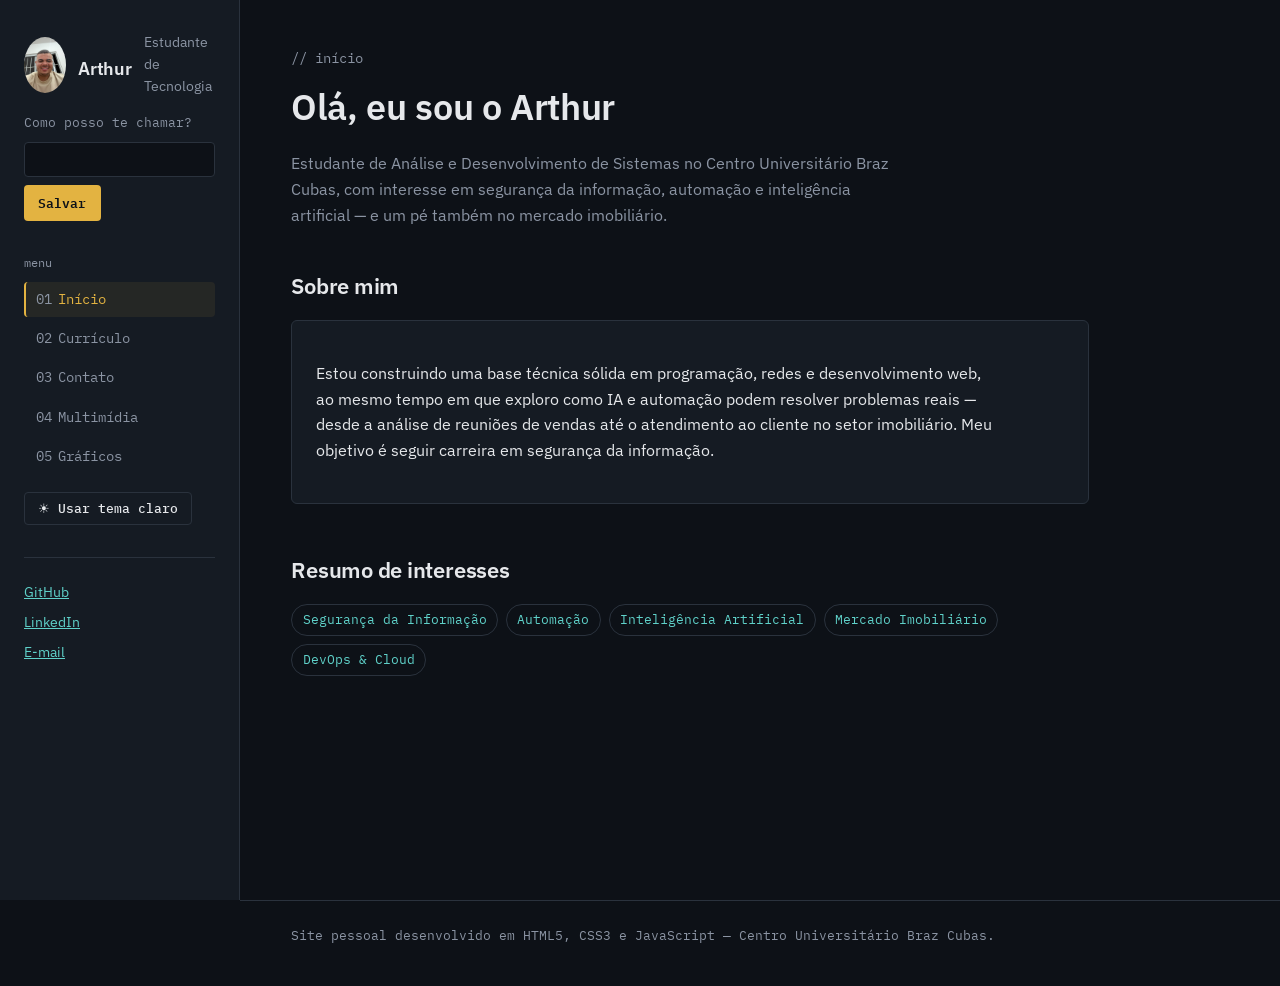
<file: index.html>
<!DOCTYPE html>
<html lang="pt-br">
<head>
  <meta charset="UTF-8">
  <meta name="viewport" content="width=device-width, initial-scale=1.0">
  <title>Arthur — Site Pessoal</title>
  <link rel="stylesheet" href="css/estilos.css">
  <script src="js/scripts.js"></script>
</head>
<body>
  <div class="shell">

    <header class="site-header">
      <div class="identity">
        <img class="avatar" src="img/foto-arthur.jpg" alt="Foto de Arthur, estudante de tecnologia">
        <h1>Arthur</h1>
        <p>Estudante de Tecnologia</p>
      </div>

      <div class="saudacao" id="saudacao"></div>

      <nav class="site-nav" aria-label="Navegação principal">
        <p class="label">menu</p>
        <ul>
          <li><a href="index.html" aria-current="page"><span class="tag">01</span>Início</a></li>
          <li><a href="curriculo.html"><span class="tag">02</span>Currículo</a></li>
          <li><a href="formulario.html"><span class="tag">03</span>Contato</a></li>
          <li><a href="multimidia.html"><span class="tag">04</span>Multimídia</a></li>
          <li><a href="graficos.html"><span class="tag">05</span>Gráficos</a></li>
        </ul>
      </nav>

      <button type="button" class="tema-botao" id="tema-botao">Alternar tema</button>

      <div class="contact-links">
        <a href="https://github.com/devarthur-cyber" target="_blank" rel="noopener">GitHub</a>
        <a href="https://www.linkedin.com/in/arthur-gomes-8989a5413" target="_blank" rel="noopener">LinkedIn</a>
        <a href="mailto:arthurgomes0912@gmail.com">E-mail</a>
      </div>
    </header>

    <main>
      <p class="page-kicker">// início</p>
      <h1 class="page-title">Olá, eu sou o Arthur</h1>
      <p class="lede">
        Estudante de Análise e Desenvolvimento de Sistemas no Centro Universitário
        Braz Cubas, com interesse em segurança da informação, automação e
        inteligência artificial — e um pé também no mercado imobiliário.
      </p>

      <section>
        <h2>Sobre mim</h2>
        <div class="card">
          <p>
            Estou construindo uma base técnica sólida em programação, redes e
            desenvolvimento web, ao mesmo tempo em que exploro como IA e
            automação podem resolver problemas reais — desde a análise de
            reuniões de vendas até o atendimento ao cliente no setor imobiliário.
            Meu objetivo é seguir carreira em segurança da informação.
          </p>
        </div>
      </section>

      <section>
        <h2>Resumo de interesses</h2>
        <ul class="tag-list">
          <li>Segurança da Informação</li>
          <li>Automação</li>
          <li>Inteligência Artificial</li>
          <li>Mercado Imobiliário</li>
          <li>DevOps &amp; Cloud</li>
        </ul>
      </section>
    </main>

  </div>

  <footer class="site-footer">
    Site pessoal desenvolvido em HTML5, CSS3 e JavaScript — Centro Universitário Braz Cubas.
  </footer>
</body>
</html>
</file>
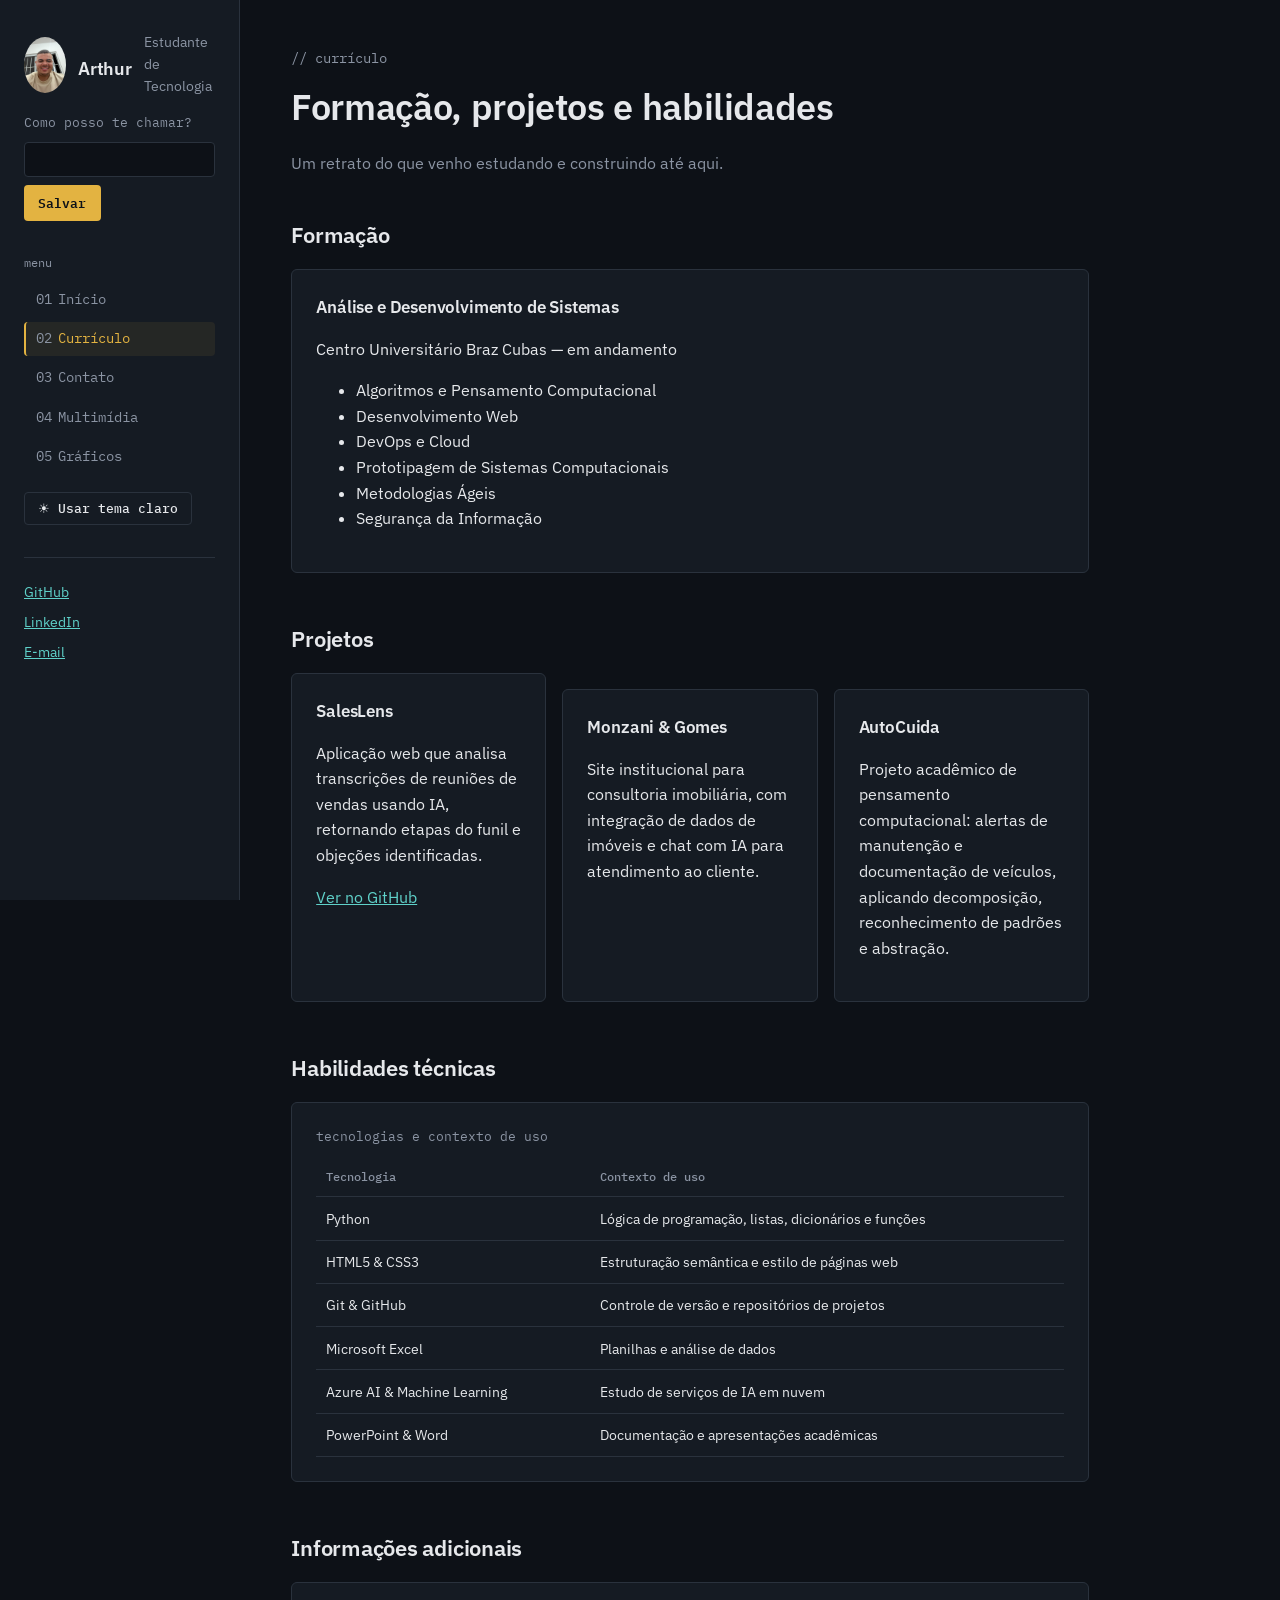
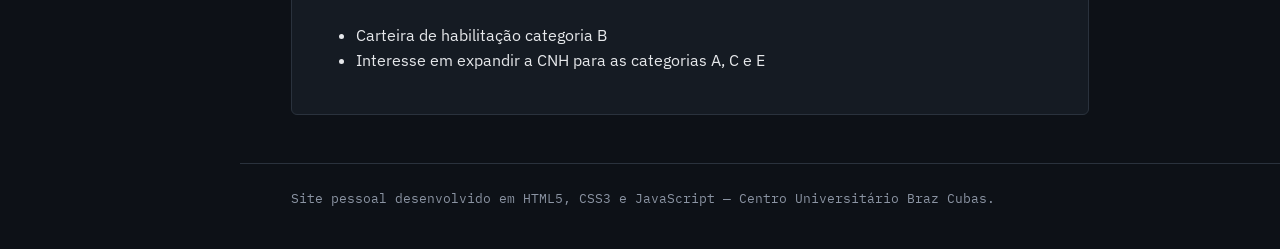
<file: curriculo.html>
<!DOCTYPE html>
<html lang="pt-br">
<head>
  <meta charset="UTF-8">
  <meta name="viewport" content="width=device-width, initial-scale=1.0">
  <title>Currículo — Arthur</title>
  <link rel="stylesheet" href="css/estilos.css">
  <script src="js/scripts.js"></script>
</head>
<body>
  <div class="shell">

    <header class="site-header">
      <div class="identity">
        <img class="avatar" src="img/foto-arthur.jpg" alt="Foto de Arthur, estudante de tecnologia">
        <h1>Arthur</h1>
        <p>Estudante de Tecnologia</p>
      </div>

      <div class="saudacao" id="saudacao"></div>

      <nav class="site-nav" aria-label="Navegação principal">
        <p class="label">menu</p>
        <ul>
          <li><a href="index.html"><span class="tag">01</span>Início</a></li>
          <li><a href="curriculo.html" aria-current="page"><span class="tag">02</span>Currículo</a></li>
          <li><a href="formulario.html"><span class="tag">03</span>Contato</a></li>
          <li><a href="multimidia.html"><span class="tag">04</span>Multimídia</a></li>
          <li><a href="graficos.html"><span class="tag">05</span>Gráficos</a></li>
        </ul>
      </nav>

      <button type="button" class="tema-botao" id="tema-botao">Alternar tema</button>

      <div class="contact-links">
        <a href="https://github.com/devarthur-cyber" target="_blank" rel="noopener">GitHub</a>
        <a href="https://www.linkedin.com/in/arthur-gomes-8989a5413" target="_blank" rel="noopener">LinkedIn</a>
        <a href="mailto:arthurgomes0912@gmail.com">E-mail</a>
      </div>
    </header>

    <main>
      <p class="page-kicker">// currículo</p>
      <h1 class="page-title">Formação, projetos e habilidades</h1>
      <p class="lede">Um retrato do que venho estudando e construindo até aqui.</p>

      <section>
        <h2>Formação</h2>
        <div class="card">
          <h3>Análise e Desenvolvimento de Sistemas</h3>
          <p>Centro Universitário Braz Cubas — em andamento</p>
          <ul>
            <li>Algoritmos e Pensamento Computacional</li>
            <li>Desenvolvimento Web</li>
            <li>DevOps e Cloud</li>
            <li>Prototipagem de Sistemas Computacionais</li>
            <li>Metodologias Ágeis</li>
            <li>Segurança da Informação</li>
          </ul>
        </div>
      </section>

      <section>
        <h2>Projetos</h2>
        <div class="card-grid">
          <article class="card">
            <h3>SalesLens</h3>
            <p>
              Aplicação web que analisa transcrições de reuniões de vendas usando
              IA, retornando etapas do funil e objeções identificadas.
            </p>
            <a href="https://github.com/devarthur-cyber" target="_blank" rel="noopener">Ver no GitHub</a>
          </article>

          <article class="card">
            <h3>Monzani &amp; Gomes</h3>
            <p>
              Site institucional para consultoria imobiliária, com integração de
              dados de imóveis e chat com IA para atendimento ao cliente.
            </p>
          </article>

          <article class="card">
            <h3>AutoCuida</h3>
            <p>
              Projeto acadêmico de pensamento computacional: alertas de
              manutenção e documentação de veículos, aplicando decomposição,
              reconhecimento de padrões e abstração.
            </p>
          </article>
        </div>
      </section>

      <section>
        <h2>Habilidades técnicas</h2>
        <div class="card">
          <table>
            <caption>tecnologias e contexto de uso</caption>
            <thead>
              <tr>
                <th scope="col">Tecnologia</th>
                <th scope="col">Contexto de uso</th>
              </tr>
            </thead>
            <tbody>
              <tr><td>Python</td><td>Lógica de programação, listas, dicionários e funções</td></tr>
              <tr><td>HTML5 &amp; CSS3</td><td>Estruturação semântica e estilo de páginas web</td></tr>
              <tr><td>Git &amp; GitHub</td><td>Controle de versão e repositórios de projetos</td></tr>
              <tr><td>Microsoft Excel</td><td>Planilhas e análise de dados</td></tr>
              <tr><td>Azure AI &amp; Machine Learning</td><td>Estudo de serviços de IA em nuvem</td></tr>
              <tr><td>PowerPoint &amp; Word</td><td>Documentação e apresentações acadêmicas</td></tr>
            </tbody>
          </table>
        </div>
      </section>

      <section>
        <h2>Informações adicionais</h2>
        <div class="card">
          <ul>
            <li>Carteira de habilitação categoria B</li>
            <li>Interesse em expandir a CNH para as categorias A, C e E</li>
          </ul>
        </div>
      </section>
    </main>

  </div>

  <footer class="site-footer">
    Site pessoal desenvolvido em HTML5, CSS3 e JavaScript — Centro Universitário Braz Cubas.
  </footer>
</body>
</html>
</file>
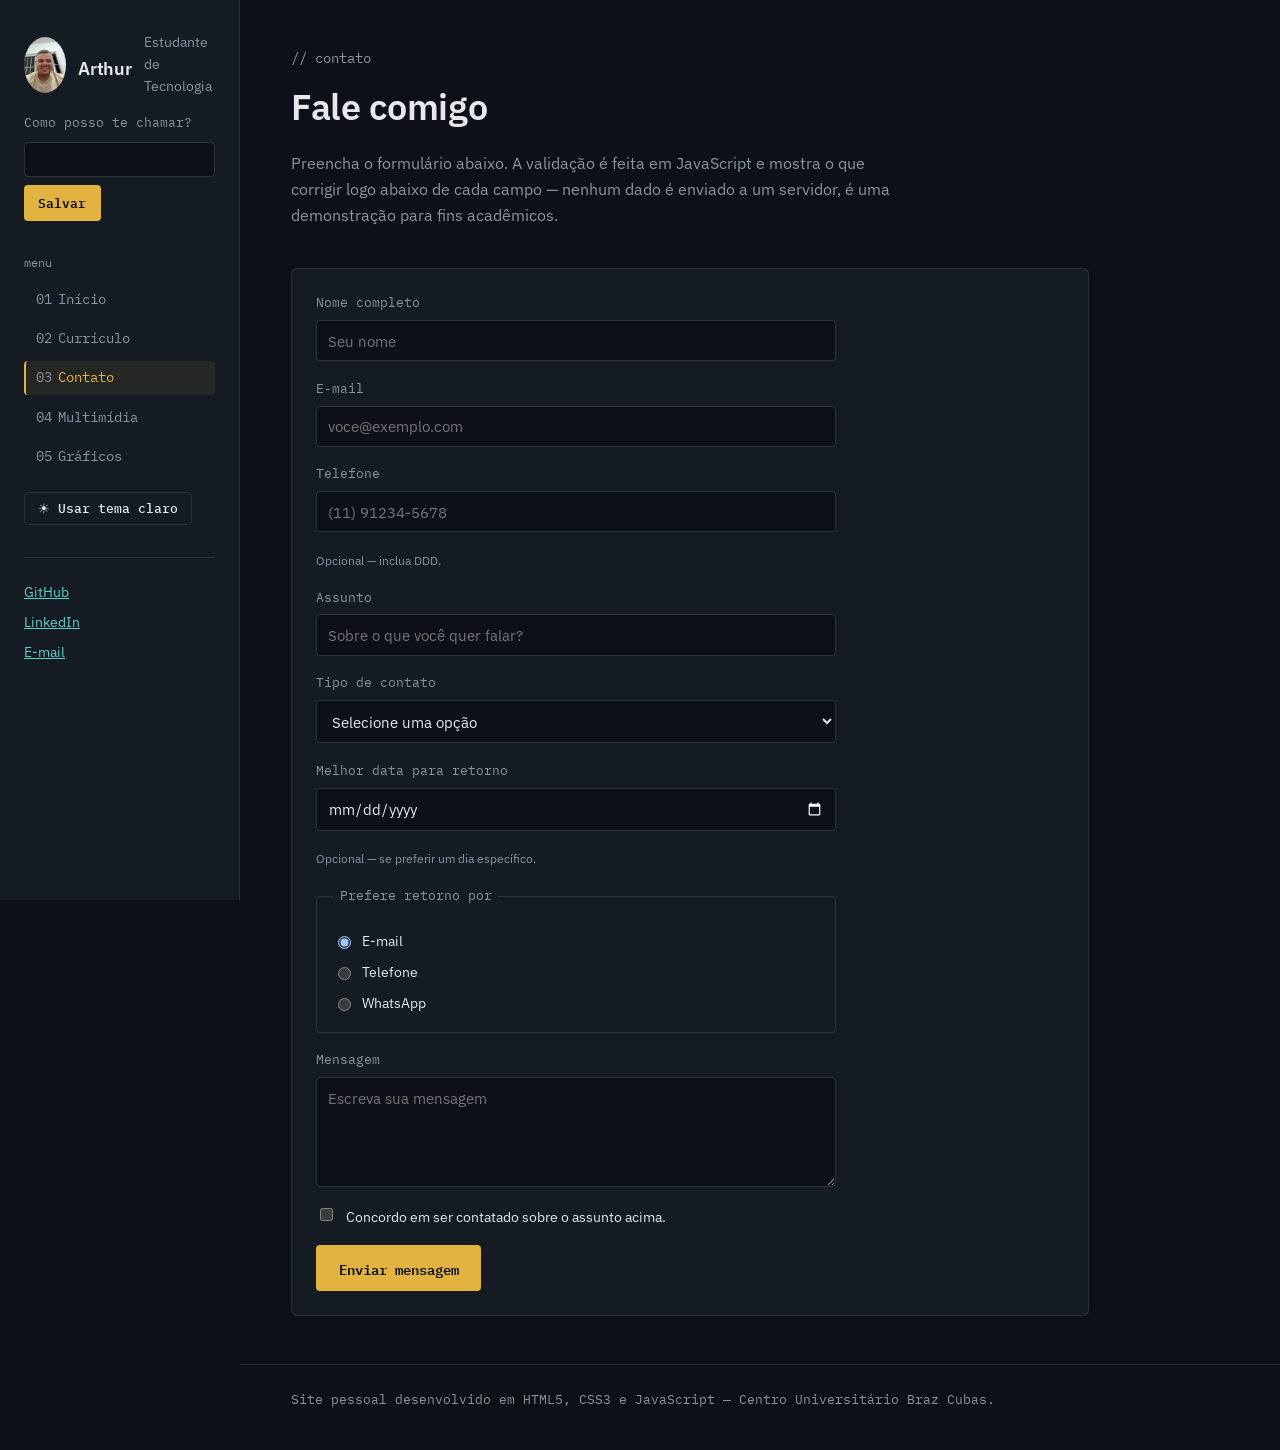
<file: formulario.html>
<!DOCTYPE html>
<html lang="pt-br">
<head>
  <meta charset="UTF-8">
  <meta name="viewport" content="width=device-width, initial-scale=1.0">
  <title>Contato — Arthur</title>
  <link rel="stylesheet" href="css/estilos.css">
  <script src="js/scripts.js"></script>
</head>
<body>
  <div class="shell">

    <header class="site-header">
      <div class="identity">
        <img class="avatar" src="img/foto-arthur.jpg" alt="Foto de Arthur, estudante de tecnologia">
        <h1>Arthur</h1>
        <p>Estudante de Tecnologia</p>
      </div>

      <div class="saudacao" id="saudacao"></div>

      <nav class="site-nav" aria-label="Navegação principal">
        <p class="label">menu</p>
        <ul>
          <li><a href="index.html"><span class="tag">01</span>Início</a></li>
          <li><a href="curriculo.html"><span class="tag">02</span>Currículo</a></li>
          <li><a href="formulario.html" aria-current="page"><span class="tag">03</span>Contato</a></li>
          <li><a href="multimidia.html"><span class="tag">04</span>Multimídia</a></li>
          <li><a href="graficos.html"><span class="tag">05</span>Gráficos</a></li>
        </ul>
      </nav>

      <button type="button" class="tema-botao" id="tema-botao">Alternar tema</button>

      <div class="contact-links">
        <a href="https://github.com/devarthur-cyber" target="_blank" rel="noopener">GitHub</a>
        <a href="https://www.linkedin.com/in/arthur-gomes-8989a5413" target="_blank" rel="noopener">LinkedIn</a>
        <a href="mailto:arthurgomes0912@gmail.com">E-mail</a>
      </div>
    </header>

    <main>
      <p class="page-kicker">// contato</p>
      <h1 class="page-title">Fale comigo</h1>
      <p class="lede">
        Preencha o formulário abaixo. A validação é feita em JavaScript e mostra
        o que corrigir logo abaixo de cada campo — nenhum dado é enviado a um
        servidor, é uma demonstração para fins acadêmicos.
      </p>

      <div class="card">
        <div class="aviso" id="rascunho-aviso" role="status" hidden>
          <span>Rascunho restaurado: recuperei o que você tinha digitado.</span>
          <button type="button" class="botao-link" id="rascunho-descartar">descartar rascunho</button>
        </div>

        <form id="form-contato" action="#" method="get" novalidate>
          <div class="field">
            <label for="nome">Nome completo</label>
            <input type="text" id="nome" name="nome" required minlength="3" placeholder="Seu nome" aria-describedby="erro-nome">
            <span class="erro" id="erro-nome"></span>
          </div>

          <div class="field">
            <label for="email">E-mail</label>
            <input type="email" id="email" name="email" required placeholder="voce@exemplo.com" aria-describedby="erro-email">
            <span class="erro" id="erro-email"></span>
          </div>

          <div class="field">
            <label for="telefone">Telefone</label>
            <input type="tel" id="telefone" name="telefone" placeholder="(11) 91234-5678" aria-describedby="erro-telefone">
            <span class="hint">Opcional — inclua DDD.</span>
            <span class="erro" id="erro-telefone"></span>
          </div>

          <div class="field">
            <label for="assunto">Assunto</label>
            <input type="text" id="assunto" name="assunto" required placeholder="Sobre o que você quer falar?" aria-describedby="erro-assunto">
            <span class="erro" id="erro-assunto"></span>
          </div>

          <div class="field">
            <label for="tipo">Tipo de contato</label>
            <select id="tipo" name="tipo" required aria-describedby="erro-tipo">
              <option value="">Selecione uma opção</option>
              <option value="duvida">Dúvida</option>
              <option value="proposta">Proposta de projeto</option>
              <option value="feedback">Feedback</option>
              <option value="outro">Outro</option>
            </select>
            <span class="erro" id="erro-tipo"></span>
          </div>

          <div class="field">
            <label for="data">Melhor data para retorno</label>
            <input type="date" id="data" name="data">
            <span class="hint">Opcional — se preferir um dia específico.</span>
          </div>

          <fieldset>
            <legend>Prefere retorno por</legend>
            <div class="radio-option">
              <input type="radio" id="retorno-email" name="retorno" value="email" checked>
              <label for="retorno-email">E-mail</label>
            </div>
            <div class="radio-option">
              <input type="radio" id="retorno-telefone" name="retorno" value="telefone">
              <label for="retorno-telefone">Telefone</label>
            </div>
            <div class="radio-option">
              <input type="radio" id="retorno-whatsapp" name="retorno" value="whatsapp">
              <label for="retorno-whatsapp">WhatsApp</label>
            </div>
          </fieldset>

          <div class="field">
            <label for="mensagem">Mensagem</label>
            <textarea id="mensagem" name="mensagem" required minlength="10" placeholder="Escreva sua mensagem" aria-describedby="erro-mensagem"></textarea>
            <span class="erro" id="erro-mensagem"></span>
          </div>

          <div class="field checkbox-row">
            <input type="checkbox" id="consentimento" name="consentimento" required aria-describedby="erro-consentimento">
            <label for="consentimento">Concordo em ser contatado sobre o assunto acima.</label>
            <span class="erro" id="erro-consentimento"></span>
          </div>

          <div class="form-status" id="form-status" role="status" aria-live="polite" hidden></div>

          <button type="submit">Enviar mensagem</button>
        </form>
      </div>
    </main>

  </div>

  <footer class="site-footer">
    Site pessoal desenvolvido em HTML5, CSS3 e JavaScript — Centro Universitário Braz Cubas.
  </footer>
</body>
</html>
</file>
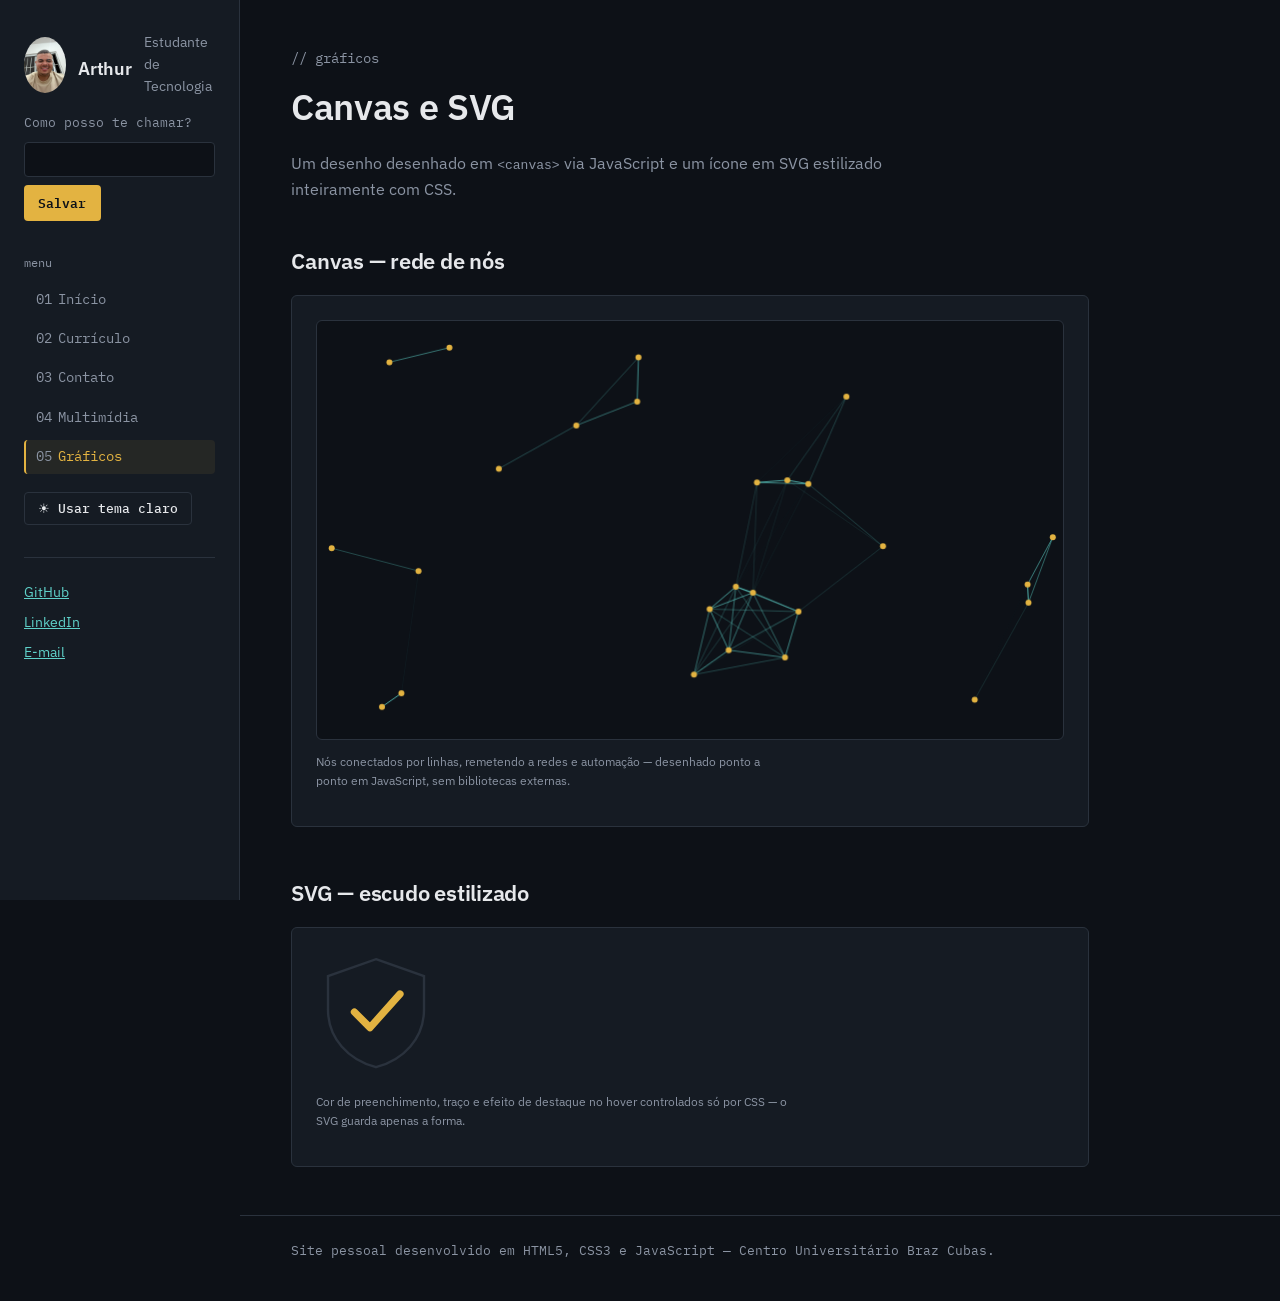
<file: graficos.html>
<!DOCTYPE html>
<html lang="pt-br">
<head>
  <meta charset="UTF-8">
  <meta name="viewport" content="width=device-width, initial-scale=1.0">
  <title>Gráficos — Arthur</title>
  <link rel="stylesheet" href="css/estilos.css">
  <script src="js/scripts.js"></script>
</head>
<body>
  <div class="shell">

    <header class="site-header">
      <div class="identity">
        <img class="avatar" src="img/foto-arthur.jpg" alt="Foto de Arthur, estudante de tecnologia">
        <h1>Arthur</h1>
        <p>Estudante de Tecnologia</p>
      </div>

      <div class="saudacao" id="saudacao"></div>

      <nav class="site-nav" aria-label="Navegação principal">
        <p class="label">menu</p>
        <ul>
          <li><a href="index.html"><span class="tag">01</span>Início</a></li>
          <li><a href="curriculo.html"><span class="tag">02</span>Currículo</a></li>
          <li><a href="formulario.html"><span class="tag">03</span>Contato</a></li>
          <li><a href="multimidia.html"><span class="tag">04</span>Multimídia</a></li>
          <li><a href="graficos.html" aria-current="page"><span class="tag">05</span>Gráficos</a></li>
        </ul>
      </nav>

      <button type="button" class="tema-botao" id="tema-botao">Alternar tema</button>

      <div class="contact-links">
        <a href="https://github.com/devarthur-cyber" target="_blank" rel="noopener">GitHub</a>
        <a href="https://www.linkedin.com/in/arthur-gomes-8989a5413" target="_blank" rel="noopener">LinkedIn</a>
        <a href="mailto:arthurgomes0912@gmail.com">E-mail</a>
      </div>
    </header>

    <main>
      <p class="page-kicker">// gráficos</p>
      <h1 class="page-title">Canvas e SVG</h1>
      <p class="lede">
        Um desenho desenhado em <code>&lt;canvas&gt;</code> via JavaScript e um
        ícone em SVG estilizado inteiramente com CSS.
      </p>

      <section>
        <h2>Canvas — rede de nós</h2>
        <div class="card">
          <canvas id="rede" aria-label="Animação de uma rede de nós conectados, representando automação e conexões de dados"></canvas>
          <p class="hint">
            Nós conectados por linhas, remetendo a redes e automação — desenhado
            ponto a ponto em JavaScript, sem bibliotecas externas.
          </p>
        </div>
      </section>

      <section>
        <h2>SVG — escudo estilizado</h2>
        <div class="card">
          <svg class="svg-shield" viewBox="0 0 100 100" xmlns="http://www.w3.org/2000/svg" role="img" aria-label="Ícone de escudo representando segurança da informação">
            <path class="plate" d="M50 6 L90 20 V48 C90 72 73 90 50 96 C27 90 10 72 10 48 V20 Z"></path>
            <path class="mark" d="M32 50 L45 63 L70 35"></path>
          </svg>
          <p class="hint">
            Cor de preenchimento, traço e efeito de destaque no hover controlados
            só por CSS — o SVG guarda apenas a forma.
          </p>
        </div>
      </section>
    </main>

  </div>

  <footer class="site-footer">
    Site pessoal desenvolvido em HTML5, CSS3 e JavaScript — Centro Universitário Braz Cubas.
  </footer>

</body>
</html>
</file>
<file: css/estilos.css>
/* =========================================================
   Arthur — Site Pessoal
   Direção visual: "painel de sistema" — inspirada no universo
   de segurança da informação / automação que é o interesse
   central do autor. Tipografia técnica, painéis com bordas
   finas, navegação em formato de árvore de arquivos.

   CP3 — tema claro/escuro por variáveis CSS (data-theme)

   CP2 — Interface responsiva
   Abordagem mobile-first: o bloco base (sem media query)
   define o layout de tela pequena. As media queries usam
   min-width e vão adicionando complexidade conforme a tela
   cresce — nunca o contrário.
   ========================================================= */

@import url('https://fonts.googleapis.com/css2?family=IBM+Plex+Sans:wght@400;500;600;700&family=IBM+Plex+Mono:wght@400;500;600&display=swap');

:root {
  --bg: #0d1117;
  --panel: #151b23;
  --panel-border: #2a323d;
  --text: #e6e8eb;
  --muted: #8b94a3;
  --accent: #e3b341;
  --accent-2: #5fd1c9;
  --on-accent: #0d1117;
  --hover: rgba(255, 255, 255, 0.04);
  --accent-soft: rgba(227, 179, 65, 0.08);
  --radius: 6px;
  --sidebar-w: 240px;
  --font-body: 'IBM Plex Sans', system-ui, sans-serif;
  --font-mono: 'IBM Plex Mono', 'Courier New', monospace;
}

/* Tema claro (CP3): só redefine as variáveis. O JavaScript marca
   <html data-theme="claro"> e o resto do CSS acompanha sozinho. */
:root[data-theme="claro"] {
  --bg: #f6f8fa;
  --panel: #ffffff;
  --panel-border: #d0d7de;
  --text: #1f2328;
  --muted: #57606a;
  --accent: #9a6700;
  --accent-2: #0a6b66;
  --on-accent: #ffffff;
  --hover: rgba(0, 0, 0, 0.05);
  --accent-soft: rgba(154, 103, 0, 0.1);
}

* { box-sizing: border-box; }

html { color-scheme: dark; }
:root[data-theme="claro"] { color-scheme: light; }

body {
  margin: 0;
  background: var(--bg);
  color: var(--text);
  font-family: var(--font-body);
  line-height: 1.6;
  -webkit-font-smoothing: antialiased;
}

a { color: var(--accent-2); }
a:hover { color: var(--accent); }
a:focus-visible,
button:focus-visible,
input:focus-visible,
textarea:focus-visible,
select:focus-visible {
  outline: 2px solid var(--accent);
  outline-offset: 2px;
}

/* ---------- mídia responsiva ---------- */

img, video, iframe, canvas {
  max-width: 100%;
  height: auto;
}

/* ============================================================
   MOBILE FIRST — estilos base (telas pequenas, sem media query)
   ============================================================ */

/* ---------- layout shell ---------- */

.shell {
  display: flex;
  flex-direction: column;
  min-height: 100vh;
}

/* ---------- cabeçalho / menu ---------- */

.site-header {
  width: 100%;
  background: var(--panel);
  border-bottom: 1px solid var(--panel-border);
  padding: 1.5rem 1.25rem;
}

.site-header .identity {
  display: flex;
  align-items: center;
  gap: 0.75rem;
  flex-wrap: wrap;
}

.avatar {
  width: 56px;
  height: 56px;
  border-radius: 50%;
  object-fit: cover;
  display: block;
}

.site-header .identity h1 {
  font-size: 1.1rem;
  margin: 0;
}

.site-header .identity p {
  margin: 0;
  color: var(--muted);
  font-size: 0.85rem;
}

.site-nav {
  margin-top: 1.25rem;
  font-family: var(--font-mono);
  font-size: 0.85rem;
}

.site-nav p.label {
  color: var(--muted);
  margin: 0 0 0.5rem;
  font-size: 0.75rem;
}

/* Flexbox no menu: alinhado e com quebra de linha no mobile */
.site-nav ul {
  list-style: none;
  margin: 0;
  padding: 0;
  display: flex;
  flex-wrap: wrap;
  gap: 0.25rem;
}

.site-nav li { margin: 0; }

.site-nav a {
  display: block;
  padding: 0.4rem 0.6rem;
  border-radius: 4px;
  color: var(--muted);
  text-decoration: none;
  border-left: 2px solid transparent;
}

.site-nav a:hover {
  color: var(--text);
  background: var(--hover);
}

.site-nav a[aria-current="page"] {
  color: var(--accent);
  border-left-color: var(--accent);
  background: var(--accent-soft);
}

.site-nav a .tag {
  color: var(--muted);
  margin-right: 0.4rem;
}

/* Flexbox em seção de conteúdo (links de contato) */
.site-header .contact-links {
  margin-top: 1rem;
  padding-top: 1rem;
  border-top: 1px solid var(--panel-border);
  display: flex;
  flex-direction: row;
  flex-wrap: wrap;
  gap: 0.5rem 1rem;
  font-size: 0.85rem;
}

/* ---------- conteúdo principal ---------- */

main {
  flex: 1;
  padding: 2rem 1.25rem;
  max-width: 900px;
}

main > .page-title {
  margin-bottom: 0.35rem;
}

main .page-kicker {
  font-family: var(--font-mono);
  color: var(--muted);
  font-size: 0.85rem;
  margin: 0 0 0.5rem;
}

main .lede {
  color: var(--muted);
  max-width: 62ch;
  margin-bottom: 2rem;
}

h1, h2, h3 {
  font-weight: 600;
  letter-spacing: -0.01em;
}

h1 { font-size: 1.75rem; margin: 0; }
h2 { font-size: 1.25rem; margin: 0 0 1rem; }
h3 { font-size: 1.05rem; margin: 0 0 0.5rem; }

p { max-width: 68ch; }

section + section { margin-top: 2.5rem; }

/* ---------- cartões ---------- */

.card {
  background: var(--panel);
  border: 1px solid var(--panel-border);
  border-radius: var(--radius);
  padding: 1.25rem;
}

.card + .card { margin-top: 1rem; }

/* Grid — layout de cartões de projeto (1 coluna no mobile) */
.card-grid {
  display: grid;
  grid-template-columns: 1fr;
  gap: 1rem;
}

/* Flexbox em outra seção de conteúdo (tags de interesse) */
.tag-list {
  list-style: none;
  display: flex;
  flex-wrap: wrap;
  gap: 0.5rem;
  padding: 0;
  margin: 0;
}

.tag-list li {
  font-family: var(--font-mono);
  font-size: 0.8rem;
  padding: 0.3rem 0.65rem;
  border: 1px solid var(--panel-border);
  border-radius: 999px;
  color: var(--accent-2);
}

/* ---------- tabelas ---------- */

table {
  width: 100%;
  border-collapse: collapse;
  font-size: 0.9rem;
}

caption {
  text-align: left;
  color: var(--muted);
  font-family: var(--font-mono);
  font-size: 0.8rem;
  margin-bottom: 0.6rem;
}

th, td {
  text-align: left;
  padding: 0.6rem 0.6rem;
  border-bottom: 1px solid var(--panel-border);
}

th {
  color: var(--muted);
  font-weight: 500;
  font-family: var(--font-mono);
  font-size: 0.78rem;
}

/* ---------- formulário ---------- */

form {
  display: grid;
  gap: 1.1rem;
  max-width: 100%;
}

.field { display: flex; flex-direction: column; gap: 0.4rem; }

label {
  font-family: var(--font-mono);
  font-size: 0.8rem;
  color: var(--muted);
}

.hint { font-size: 0.75rem; color: var(--muted); }

input, textarea, select {
  background: var(--bg);
  border: 1px solid var(--panel-border);
  border-radius: 4px;
  color: var(--text);
  padding: 0.6rem 0.7rem;
  font-family: var(--font-body);
  font-size: 0.95rem;
  width: 100%;
}

textarea { resize: vertical; min-height: 110px; }

.checkbox-row {
  flex-direction: row;
  align-items: flex-start;
  gap: 0.6rem;
}

.checkbox-row input { width: auto; margin-top: 0.2rem; }
.checkbox-row label { color: var(--text); font-family: var(--font-body); font-size: 0.9rem; }

button {
  justify-self: start;
  background: var(--accent);
  color: var(--on-accent);
  border: none;
  border-radius: 4px;
  padding: 0.7rem 1.4rem;
  font-family: var(--font-mono);
  font-weight: 600;
  font-size: 0.9rem;
  cursor: pointer;
}

button:hover { background: var(--accent-2); }

/* ---------- multimídia ---------- */

video, iframe {
  width: 100%;
  aspect-ratio: 16 / 9;
  border-radius: var(--radius);
  border: 1px solid var(--panel-border);
  display: block;
}

audio { width: 100%; }

/* ---------- gráficos / svg / canvas ---------- */

canvas {
  width: 100%;
  aspect-ratio: 16 / 9;
  background: var(--bg);
  border: 1px solid var(--panel-border);
  border-radius: var(--radius);
  display: block;
}

.svg-shield {
  width: 120px;
  height: 120px;
}

.svg-shield .plate { fill: var(--panel); stroke: var(--panel-border); stroke-width: 2; }
.svg-shield .mark { fill: none; stroke: var(--accent); stroke-width: 6; stroke-linecap: round; stroke-linejoin: round; }
.svg-shield:hover .mark { stroke: var(--accent-2); }

/* ---------- botão de tema ---------- */

.site-header .tema-botao {
  margin-top: 1rem;
  background: transparent;
  color: var(--text);
  border: 1px solid var(--panel-border);
  font-weight: 500;
  font-size: 0.8rem;
  padding: 0.45rem 0.8rem;
}

.site-header .tema-botao:hover {
  background: var(--hover);
  border-color: var(--accent);
  color: var(--accent);
}

/* ---------- boas-vindas ---------- */

.saudacao { margin-top: 1rem; font-size: 0.9rem; }

.saudacao-texto {
  display: inline;
  margin: 0 0.6rem 0 0;
  color: var(--accent);
  font-family: var(--font-mono);
}

.saudacao-form { display: flex; flex-wrap: wrap; align-items: center; gap: 0.5rem; max-width: 100%; }
.saudacao-form label { flex-basis: 100%; }
.saudacao-form input { flex: 1 1 8rem; width: auto; min-width: 0; padding: 0.45rem 0.6rem; font-size: 0.9rem; }
.saudacao-form button[type="submit"] { padding: 0.45rem 0.9rem; font-size: 0.8rem; }

.botao-link {
  background: none;
  border: none;
  padding: 0;
  color: var(--muted);
  font-family: var(--font-mono);
  font-weight: 400;
  font-size: 0.78rem;
  text-decoration: underline;
  cursor: pointer;
}

.botao-link:hover { background: none; color: var(--accent); }

/* ---------- mensagens de erro (nome e formulário) ---------- */

.erro { color: #f85149; font-size: 0.78rem; flex-basis: 100%; }
:root[data-theme="claro"] .erro { color: #cf222e; }
.erro:empty { display: none; }

/* ---------- validação do formulário ---------- */

input[aria-invalid="true"],
textarea[aria-invalid="true"],
select[aria-invalid="true"] {
  border-color: #f85149;
}

:root[data-theme="claro"] input[aria-invalid="true"],
:root[data-theme="claro"] textarea[aria-invalid="true"],
:root[data-theme="claro"] select[aria-invalid="true"] {
  border-color: #cf222e;
}

.checkbox-row { flex-wrap: wrap; }

.form-status {
  padding: 0.8rem 1rem;
  border-radius: 4px;
  border: 1px solid var(--panel-border);
  font-size: 0.9rem;
}

.form-status[hidden] { display: none; }

.form-status.sucesso {
  border-color: var(--accent-2);
  background: var(--hover);
  color: var(--accent-2);
}

.form-status.erro-geral {
  border-color: #f85149;
  color: #f85149;
}

:root[data-theme="claro"] .form-status.erro-geral { border-color: #cf222e; color: #cf222e; }

/* ---------- aviso de rascunho ---------- */

.aviso {
  display: flex;
  flex-wrap: wrap;
  align-items: center;
  justify-content: space-between;
  gap: 0.5rem 1rem;
  margin-bottom: 1.25rem;
  padding: 0.65rem 0.9rem;
  border: 1px dashed var(--accent);
  border-radius: 4px;
  background: var(--accent-soft);
  font-size: 0.85rem;
}

.aviso[hidden] { display: none; }

/* ---------- rodapé ---------- */

.site-footer {
  padding: 1.5rem 1.25rem 2rem;
  border-top: 1px solid var(--panel-border);
  color: var(--muted);
  font-size: 0.82rem;
  font-family: var(--font-mono);
}

/* ---------- utilitário de espaçamento ---------- */

.card .hint { margin-top: 0.75rem; }

fieldset {
  border: 1px solid var(--panel-border);
  border-radius: 4px;
  padding: 0.9rem 1rem 1.1rem;
  margin: 0;
}

legend {
  font-family: var(--font-mono);
  font-size: 0.8rem;
  color: var(--muted);
  padding: 0 0.4rem;
}

.radio-option {
  display: flex;
  align-items: center;
  gap: 0.5rem;
  margin-top: 0.5rem;
}

.radio-option input { width: auto; }
.radio-option label { color: var(--text); font-family: var(--font-body); font-size: 0.9rem; }

@media (prefers-reduced-motion: reduce) {
  * { animation-duration: 0.01ms !important; transition-duration: 0.01ms !important; }
}

/* ============================================================
   MOBILE-FIRST — tablets a partir de 640px
   Grid do card-grid passa a ter 2+ colunas; formulário ganha
   largura máxima confortável.
   ============================================================ */

@media (min-width: 640px) {
  main { padding: 2.5rem 2rem; }

  h1 { font-size: 2rem; }

  .card-grid {
    grid-template-columns: repeat(auto-fit, minmax(240px, 1fr));
  }

  form { max-width: 520px; }
}

/* ============================================================
   MOBILE-FIRST — desktop a partir de 900px
   O cabeçalho vira barra lateral fixa (Flexbox em linha) e o
   conteúdo ganha o respiro do layout original.
   ============================================================ */

@media (min-width: 900px) {
  .shell { flex-direction: row; }

  .site-header {
    width: var(--sidebar-w);
    flex-shrink: 0;
    border-bottom: none;
    border-right: 1px solid var(--panel-border);
    padding: 2rem 1.5rem;
    position: sticky;
    top: 0;
    height: 100vh;
    overflow-y: auto;
  }

  .site-header .identity { flex-wrap: nowrap; }
  .site-header .identity h1 { margin: 0.75rem 0 0.15rem; }

  .site-nav { margin-top: 2rem; }
  .site-nav ul { flex-direction: column; flex-wrap: nowrap; gap: 0.1rem; }
  .site-nav a { margin: 0.1rem 0; }

  .site-header .contact-links {
    margin-top: 2rem;
    padding-top: 1.5rem;
    flex-direction: column;
  }

  main {
    padding: 3rem clamp(1.25rem, 4vw, 4rem);
  }

  h1 { font-size: 2.25rem; }
  h2 { font-size: 1.4rem; }

  main .lede { margin-bottom: 2.5rem; }

  section + section { margin-top: 3rem; }

  .card { padding: 1.5rem; }

  .site-footer {
    margin-left: var(--sidebar-w);
    padding: 1.5rem clamp(1.25rem, 4vw, 4rem) 2.5rem;
  }
}
</file>
